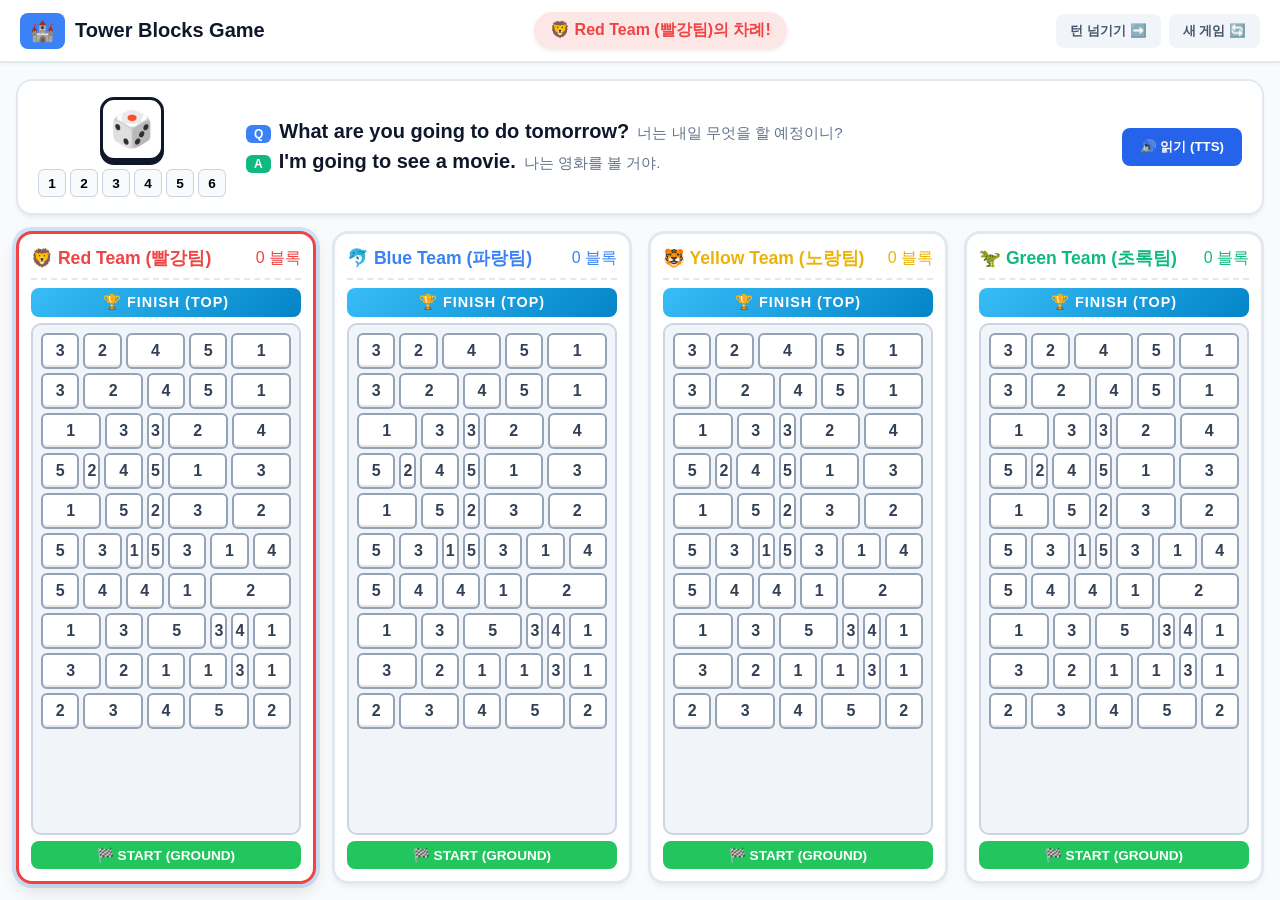
<file: public/tower_blocks_game.html>
<!DOCTYPE html>
<html lang="ko">
<head>
  <meta charset="UTF-8">
  <meta name="viewport" content="width=device-width, initial-scale=1.0">
  <title>Tower Blocks Game - 타워 블록 게임</title>
  <style>
    * { box-sizing: border-box; margin: 0; padding: 0; user-select: none; }
    body {
      font-family: -apple-system, BlinkMacSystemFont, 'Segoe UI', Roboto, Helvetica, Arial, sans-serif;
      background: #f8fafc;
      color: #1e293b;
      min-height: 100vh;
      display: flex;
      flex-direction: column;
    }
    header {
      background: white;
      border-bottom: 2px solid #e2e8f0;
      padding: 12px 20px;
      display: flex;
      align-items: center;
      justify-content: space-between;
      flex-wrap: wrap;
      gap: 12px;
      box-shadow: 0 1px 3px rgba(0,0,0,0.05);
    }
    .brand {
      display: flex;
      align-items: center;
      gap: 10px;
      font-size: 1.25rem;
      font-weight: 800;
      color: #0f172a;
    }
    .brand-icon {
      background: #3b82f6;
      color: white;
      padding: 6px 10px;
      border-radius: 8px;
    }
    .turn-badge {
      display: inline-flex;
      align-items: center;
      gap: 8px;
      padding: 8px 16px;
      border-radius: 9999px;
      font-weight: 700;
      font-size: 1rem;
      box-shadow: 0 2px 4px rgba(0,0,0,0.08);
      animation: pulse 2s infinite;
    }
    @keyframes pulse {
      0%, 100% { transform: scale(1); }
      50% { transform: scale(1.02); }
    }
    .header-btns {
      display: flex;
      gap: 8px;
    }
    button {
      cursor: pointer;
      font-family: inherit;
      font-weight: 600;
      border: none;
      border-radius: 8px;
      padding: 8px 14px;
      transition: all 0.15s ease;
    }
    button:active { transform: scale(0.96); }
    .btn-secondary {
      background: #f1f5f9;
      color: #475569;
    }
    .btn-secondary:hover { background: #e2e8f0; }
    .btn-primary {
      background: #2563eb;
      color: white;
    }
    .btn-primary:hover { background: #1d4ed8; }

    /* Main layout */
    main {
      flex: 1;
      padding: 16px;
      display: flex;
      flex-direction: column;
      gap: 16px;
      max-width: 1600px;
      margin: 0 auto;
      width: 100%;
    }

    /* Dice & Mission Card */
    .mission-bar {
      background: white;
      border-radius: 16px;
      padding: 16px 20px;
      box-shadow: 0 4px 6px -1px rgba(0,0,0,0.05), 0 2px 4px -2px rgba(0,0,0,0.05);
      border: 2px solid #e2e8f0;
      display: grid;
      grid-template-columns: auto 1fr auto;
      align-items: center;
      gap: 20px;
    }
    .dice-container {
      display: flex;
      flex-direction: column;
      align-items: center;
      gap: 8px;
    }
    .dice-box {
      width: 64px;
      height: 64px;
      background: #ffffff;
      border: 3px solid #0f172a;
      border-radius: 14px;
      display: flex;
      align-items: center;
      justify-content: center;
      font-size: 2.2rem;
      font-weight: 900;
      box-shadow: 0 4px 0 #0f172a;
      cursor: pointer;
      transition: transform 0.2s;
    }
    .dice-box:hover { transform: translateY(-2px); box-shadow: 0 6px 0 #0f172a; }
    .dice-selectors {
      display: flex;
      gap: 4px;
    }
    .dice-sel-btn {
      width: 28px;
      height: 28px;
      border-radius: 6px;
      border: 1px solid #cbd5e1;
      background: #f8fafc;
      font-size: 0.85rem;
      font-weight: 700;
      padding: 0;
      display: flex;
      align-items: center;
      justify-content: center;
    }
    .dice-sel-btn.active {
      background: #2563eb;
      color: white;
      border-color: #1d4ed8;
    }

    .mission-text {
      display: flex;
      flex-direction: column;
      gap: 6px;
    }
    .q-row {
      display: flex;
      align-items: baseline;
      gap: 8px;
    }
    .a-row {
      display: flex;
      align-items: baseline;
      gap: 8px;
    }
    .label-badge {
      font-size: 0.75rem;
      font-weight: 800;
      padding: 2px 8px;
      border-radius: 6px;
      color: white;
    }
    .bg-q { background: #3b82f6; }
    .bg-a { background: #10b981; }
    .en-sentence { font-size: 1.25rem; font-weight: 800; color: #0f172a; }
    .ko-sentence { font-size: 0.95rem; color: #64748b; font-weight: 500; }

    /* Boards Area */
    .boards-grid {
      display: grid;
      gap: 16px;
      flex: 1;
      grid-template-columns: repeat(auto-fit, minmax(280px, 1fr));
      align-items: stretch;
    }
    .team-tower-card {
      background: white;
      border: 3px solid #e2e8f0;
      border-radius: 16px;
      padding: 12px;
      display: flex;
      flex-direction: column;
      box-shadow: 0 4px 6px -1px rgba(0,0,0,0.05);
      position: relative;
      overflow: hidden;
    }
    .team-tower-card.active-turn {
      border-color: currentColor;
      box-shadow: 0 0 0 4px rgba(59, 130, 246, 0.2), 0 8px 16px rgba(0,0,0,0.1);
    }
    .tower-header {
      display: flex;
      justify-content: space-between;
      align-items: center;
      padding-bottom: 8px;
      margin-bottom: 8px;
      border-bottom: 2px dashed #e2e8f0;
    }
    .team-title {
      font-size: 1.1rem;
      font-weight: 800;
      display: flex;
      align-items: center;
      gap: 6px;
    }
    .tower-finish-line {
      background: linear-gradient(135deg, #38bdf8, #0284c7);
      color: white;
      text-align: center;
      padding: 6px;
      border-radius: 8px;
      font-weight: 800;
      font-size: 0.9rem;
      letter-spacing: 1px;
      margin-bottom: 6px;
      display: flex;
      align-items: center;
      justify-content: center;
      gap: 6px;
    }
    .tower-grid {
      display: flex;
      flex-direction: column;
      gap: 4px;
      flex: 1;
      background: #f1f5f9;
      padding: 8px;
      border-radius: 10px;
      border: 2px solid #cbd5e1;
    }
    .tower-row {
      display: grid;
      grid-template-columns: repeat(12, 1fr);
      gap: 4px;
      height: 36px;
    }
    .tower-block {
      border-radius: 6px;
      background: #ffffff;
      border: 2px solid #94a3b8;
      display: flex;
      align-items: center;
      justify-content: center;
      font-size: 1rem;
      font-weight: 800;
      color: #334155;
      cursor: pointer;
      position: relative;
      transition: all 0.15s ease;
      box-shadow: inset 0 -2px 0 rgba(0,0,0,0.1);
    }
    .tower-block:hover {
      transform: translateY(-1px);
    }
    .tower-block.placeable {
      border-color: #2563eb;
      background: #dbeafe;
      color: #1e40af;
      box-shadow: 0 0 0 2px #3b82f6, 0 2px 4px rgba(37,99,235,0.3);
      animation: bounceSmall 1.2s infinite;
    }
    @keyframes bounceSmall {
      0%, 100% { transform: translateY(0); }
      50% { transform: translateY(-3px); }
    }
    .tower-block.colored {
      color: white;
      font-weight: 900;
      border-color: rgba(0,0,0,0.2);
      box-shadow: inset 0 2px 0 rgba(255,255,255,0.4), inset 0 -3px 0 rgba(0,0,0,0.25);
    }
    .tower-start-line {
      background: #22c55e;
      color: white;
      text-align: center;
      padding: 6px;
      border-radius: 8px;
      font-weight: 800;
      font-size: 0.85rem;
      margin-top: 6px;
      display: flex;
      align-items: center;
      justify-content: center;
      gap: 6px;
    }

    /* Modal */
    .modal-overlay {
      position: fixed;
      inset: 0;
      background: rgba(0,0,0,0.5);
      backdrop-filter: blur(4px);
      display: flex;
      align-items: center;
      justify-content: center;
      padding: 16px;
      z-index: 100;
    }
    .modal-box {
      background: white;
      border-radius: 20px;
      max-width: 500px;
      width: 100%;
      padding: 24px;
      box-shadow: 0 20px 25px -5px rgba(0,0,0,0.2);
    }
    .hidden { display: none !important; }
  </style>
</head>
<body>
  <header>
    <div class="brand">
      <div class="brand-icon">🏰</div>
      <span>Tower Blocks Game</span>
    </div>
    <div id="turnBadge" class="turn-badge" style="background:#fee2e2; color:#b91c1c;">
      <span>🦁 Team 1의 차례!</span>
    </div>
    <div class="header-btns">
      <button class="btn-secondary" onclick="app.passTurn()">턴 넘기기 ➡️</button>
      <button class="btn-secondary" onclick="app.resetGame()">새 게임 🔄</button>
    </div>
  </header>

  <main>
    <div class="mission-bar">
      <div class="dice-container">
        <div id="diceDisplay" class="dice-box" onclick="app.rollDice()">🎲</div>
        <div class="dice-selectors">
          <button class="dice-sel-btn" onclick="app.selectDice(1)">1</button>
          <button class="dice-sel-btn" onclick="app.selectDice(2)">2</button>
          <button class="dice-sel-btn" onclick="app.selectDice(3)">3</button>
          <button class="dice-sel-btn" onclick="app.selectDice(4)">4</button>
          <button class="dice-sel-btn" onclick="app.selectDice(5)">5</button>
          <button class="dice-sel-btn" onclick="app.selectDice(6)">6</button>
        </div>
      </div>
      <div class="mission-text">
        <div class="q-row">
          <span class="label-badge bg-q">Q</span>
          <span id="missionQEn" class="en-sentence">Roll the dice to start!</span>
          <span id="missionQKo" class="ko-sentence">(주사위를 굴려주세요)</span>
        </div>
        <div class="a-row">
          <span class="label-badge bg-a">A</span>
          <span id="missionAEn" class="en-sentence">Say the English sentence!</span>
          <span id="missionAKo" class="ko-sentence">(문장을 큰 소리로 읽어보세요)</span>
        </div>
      </div>
      <div>
        <button class="btn-primary" style="padding: 10px 18px;" onclick="app.speakCurrent()">🔊 읽기 (TTS)</button>
      </div>
    </div>

    <div id="boardsContainer" class="boards-grid"></div>
  </main>

  <div id="winModal" class="modal-overlay hidden">
    <div class="modal-box" style="text-align: center;">
      <div style="font-size: 4rem; margin-bottom: 12px;">🏆</div>
      <h2 id="winTitle" style="font-size: 1.8rem; font-weight: 800; margin-bottom: 8px;">축하합니다!</h2>
      <p id="winDesc" style="color: #64748b; font-size: 1.1rem; margin-bottom: 24px;">타워의 꼭대기에 도달했습니다!</p>
      <button class="btn-primary" style="font-size: 1.1rem; padding: 12px 28px;" onclick="app.resetGame()">다시 플레이하기</button>
    </div>
  </div>

  <script>
    const BLOCKS = [{"id":"b_0_0","row":0,"col":0,"colSpan":2,"num":2},{"id":"b_0_1","row":0,"col":2,"colSpan":3,"num":3},{"id":"b_0_2","row":0,"col":5,"colSpan":2,"num":4},{"id":"b_0_3","row":0,"col":7,"colSpan":3,"num":5},{"id":"b_0_4","row":0,"col":10,"colSpan":2,"num":2},{"id":"b_1_0","row":1,"col":0,"colSpan":3,"num":3},{"id":"b_1_1","row":1,"col":3,"colSpan":2,"num":2},{"id":"b_1_2","row":1,"col":5,"colSpan":2,"num":1},{"id":"b_1_3","row":1,"col":7,"colSpan":2,"num":1},{"id":"b_1_4","row":1,"col":9,"colSpan":1,"num":3},{"id":"b_1_5","row":1,"col":10,"colSpan":2,"num":1},{"id":"b_2_0","row":2,"col":0,"colSpan":3,"num":1},{"id":"b_2_1","row":2,"col":3,"colSpan":2,"num":3},{"id":"b_2_2","row":2,"col":5,"colSpan":3,"num":5},{"id":"b_2_3","row":2,"col":8,"colSpan":1,"num":3},{"id":"b_2_4","row":2,"col":9,"colSpan":1,"num":4},{"id":"b_2_5","row":2,"col":10,"colSpan":2,"num":1},{"id":"b_3_0","row":3,"col":0,"colSpan":2,"num":5},{"id":"b_3_1","row":3,"col":2,"colSpan":2,"num":4},{"id":"b_3_2","row":3,"col":4,"colSpan":2,"num":4},{"id":"b_3_3","row":3,"col":6,"colSpan":2,"num":1},{"id":"b_3_4","row":3,"col":8,"colSpan":4,"num":2},{"id":"b_4_0","row":4,"col":0,"colSpan":2,"num":5},{"id":"b_4_1","row":4,"col":2,"colSpan":2,"num":3},{"id":"b_4_2","row":4,"col":4,"colSpan":1,"num":1},{"id":"b_4_3","row":4,"col":5,"colSpan":1,"num":5},{"id":"b_4_4","row":4,"col":6,"colSpan":2,"num":3},{"id":"b_4_5","row":4,"col":8,"colSpan":2,"num":1},{"id":"b_4_6","row":4,"col":10,"colSpan":2,"num":4},{"id":"b_5_0","row":5,"col":0,"colSpan":3,"num":1},{"id":"b_5_1","row":5,"col":3,"colSpan":2,"num":5},{"id":"b_5_2","row":5,"col":5,"colSpan":1,"num":2},{"id":"b_5_3","row":5,"col":6,"colSpan":3,"num":3},{"id":"b_5_4","row":5,"col":9,"colSpan":3,"num":2},{"id":"b_6_0","row":6,"col":0,"colSpan":2,"num":5},{"id":"b_6_1","row":6,"col":2,"colSpan":1,"num":2},{"id":"b_6_2","row":6,"col":3,"colSpan":2,"num":4},{"id":"b_6_3","row":6,"col":5,"colSpan":1,"num":5},{"id":"b_6_4","row":6,"col":6,"colSpan":3,"num":1},{"id":"b_6_5","row":6,"col":9,"colSpan":3,"num":3},{"id":"b_7_0","row":7,"col":0,"colSpan":3,"num":1},{"id":"b_7_1","row":7,"col":3,"colSpan":2,"num":3},{"id":"b_7_2","row":7,"col":5,"colSpan":1,"num":3},{"id":"b_7_3","row":7,"col":6,"colSpan":3,"num":2},{"id":"b_7_4","row":7,"col":9,"colSpan":3,"num":4},{"id":"b_8_0","row":8,"col":0,"colSpan":2,"num":3},{"id":"b_8_1","row":8,"col":2,"colSpan":3,"num":2},{"id":"b_8_2","row":8,"col":5,"colSpan":2,"num":4},{"id":"b_8_3","row":8,"col":7,"colSpan":2,"num":5},{"id":"b_8_4","row":8,"col":9,"colSpan":3,"num":1},{"id":"b_9_0","row":9,"col":0,"colSpan":2,"num":3},{"id":"b_9_1","row":9,"col":2,"colSpan":2,"num":2},{"id":"b_9_2","row":9,"col":4,"colSpan":3,"num":4},{"id":"b_9_3","row":9,"col":7,"colSpan":2,"num":5},{"id":"b_9_4","row":9,"col":9,"colSpan":3,"num":1}];
    const SENTENCES = [{"dice":1,"questionEn":"What are you going to do tomorrow?","answerEn":"I'm going to see a movie.","questionKo":"너는 내일 무엇을 할 예정이니?","answerKo":"나는 영화를 볼 거야."},{"dice":2,"questionEn":"What are you going to do this weekend?","answerEn":"I'm going to go to the library.","questionKo":"너는 이번 주말에 무엇을 할 예정이니?","answerKo":"나는 도서관에 갈 거야."},{"dice":3,"questionEn":"What are you going to do this Wednesday?","answerEn":"I'm going to walk the dog.","questionKo":"너는 이번 수요일에 무엇을 할 예정이니?","answerKo":"나는 개를 산책시킬 거야."},{"dice":4,"questionEn":"What are you going to do this afternoon?","answerEn":"I'm going to do my science project.","questionKo":"너는 오늘 오후에 무엇을 할 예정이니?","answerKo":"나는 과학 과제(프로젝트)를 할 거야."},{"dice":5,"questionEn":"What are you going to do this Thursday?","answerEn":"I'm going to watch a baseball game.","questionKo":"너는 이번 목요일에 무엇을 할 예정이니?","answerKo":"나는 야구 경기를 볼 예정이야."},{"dice":6,"questionEn":"What are you going to do tomorrow?","answerEn":"I'm going to stay home. (★ Lucky 6!)","questionKo":"너는 내일 뭐 할 거야?","answerKo":"나는 집에 있을 거야. (★ 원하는 블록 자유 선택!)"}];
    const TEAM_PRESETS = [
      { name: 'Red Team (빨강팀)', color: '#EF4444', emoji: '🦁' },
      { name: 'Blue Team (파랑팀)', color: '#3B82F6', emoji: '🐬' },
      { name: 'Yellow Team (노랑팀)', color: '#EAB308', emoji: '🐯' },
      { name: 'Green Team (초록팀)', color: '#10B981', emoji: '🦖' }
    ];

    class GameApp {
      constructor() {
        this.teams = TEAM_PRESETS.map((p, idx) => ({
          id: idx,
          name: p.name,
          color: p.color,
          emoji: p.emoji,
          coloredBlocks: []
        }));
        this.currentTeamIndex = 0;
        this.currentDice = 1;
        this.init();
      }

      init() {
        this.renderMission();
        this.renderBoards();
        this.updateTurnBadge();
      }

      updateTurnBadge() {
        const team = this.teams[this.currentTeamIndex];
        const badge = document.getElementById('turnBadge');
        badge.style.background = team.color + '22';
        badge.style.color = team.color;
        badge.innerHTML = '<span>' + team.emoji + ' ' + team.name + '의 차례!</span>';
      }

      rollDice() {
        const diceBox = document.getElementById('diceDisplay');
        diceBox.style.transform = 'rotate(360deg)';
        setTimeout(() => {
          diceBox.style.transform = 'none';
          const roll = Math.floor(Math.random() * 6) + 1;
          this.selectDice(roll);
        }, 200);
      }

      selectDice(num) {
        this.currentDice = num;
        document.getElementById('diceDisplay').innerText = num;
        document.querySelectorAll('.dice-sel-btn').forEach(btn => {
          btn.classList.toggle('active', parseInt(btn.innerText) === num);
        });
        this.renderMission();
        this.renderBoards();
      }

      renderMission() {
        const sentence = SENTENCES.find(s => s.dice === this.currentDice) || SENTENCES[0];
        document.getElementById('missionQEn').innerText = sentence.questionEn;
        document.getElementById('missionQKo').innerText = sentence.questionKo;
        document.getElementById('missionAEn').innerText = sentence.answerEn;
        document.getElementById('missionAKo').innerText = sentence.answerKo;
      }

      speakCurrent() {
        if (!('speechSynthesis' in window)) return;
        const sentence = SENTENCES.find(s => s.dice === this.currentDice) || SENTENCES[0];
        const u = new SpeechSynthesisUtterance(sentence.questionEn + ' ' + sentence.answerEn);
        u.lang = 'en-US';
        u.rate = 0.88;
        window.speechSynthesis.speak(u);
      }

      isSupported(block, coloredIds) {
        if (block.row === 0) return true;
        const belowBlocks = BLOCKS.filter(b => b.row === block.row - 1);
        return belowBlocks.some(lower => {
          if (!coloredIds.includes(lower.id)) return false;
          return Math.max(block.col, lower.col) < Math.min(block.col + block.colSpan, lower.col + lower.colSpan);
        });
      }

      handleBlockClick(teamIdx, block) {
        if (teamIdx !== this.currentTeamIndex) {
          alert('현재 턴인 팀(' + this.teams[this.currentTeamIndex].name + ')의 타워를 클릭해주세요!');
          return;
        }
        const team = this.teams[teamIdx];
        if (team.coloredBlocks.includes(block.id)) return;

        if (!this.isSupported(block, team.coloredBlocks)) {
          alert('아래층 지지대를 먼저 쌓아야 합니다! 공중에 띄울 수 없습니다.');
          return;
        }

        if (this.currentDice !== 6 && block.num !== this.currentDice) {
          alert('주사위 눈금 (' + this.currentDice + '번)과 일치하는 블록을 선택해 주세요!');
          return;
        }

        team.coloredBlocks.push(block.id);
        this.renderBoards();

        // Check victory
        if (block.row === 9) {
          document.getElementById('winTitle').innerText = '🏆 ' + team.name + ' 승리!';
          document.getElementById('winDesc').innerText = '가장 먼저 타워 꼭대기에 도달했습니다!';
          document.getElementById('winModal').classList.remove('hidden');
          return;
        }

        // Pass to next team
        this.passTurn();
      }

      passTurn() {
        this.currentTeamIndex = (this.currentTeamIndex + 1) % this.teams.length;
        this.updateTurnBadge();
        this.renderBoards();
      }

      resetGame() {
        this.teams.forEach(t => t.coloredBlocks = []);
        this.currentTeamIndex = 0;
        this.currentDice = 1;
        document.getElementById('winModal').classList.add('hidden');
        this.init();
      }

      renderBoards() {
        const container = document.getElementById('boardsContainer');
        container.innerHTML = '';

        this.teams.forEach((team, tIdx) => {
          const isActive = tIdx === this.currentTeamIndex;
          const card = document.createElement('div');
          card.className = 'team-tower-card' + (isActive ? ' active-turn' : '');
          card.style.color = team.color;

          // Header
          const header = document.createElement('div');
          header.className = 'tower-header';
          header.innerHTML = '<span class="team-title">' + team.emoji + ' ' + team.name + '</span><span>' + team.coloredBlocks.length + ' 블록</span>';
          card.appendChild(header);

          // Finish Line
          const finish = document.createElement('div');
          finish.className = 'tower-finish-line';
          finish.innerHTML = '🏆 FINISH (TOP)';
          card.appendChild(finish);

          // Grid (Rows from 9 down to 0)
          const grid = document.createElement('div');
          grid.className = 'tower-grid';

          for (let r = 9; r >= 0; r--) {
            const rowDiv = document.createElement('div');
            rowDiv.className = 'tower-row';

            const rowBlocks = BLOCKS.filter(b => b.row === r);
            rowBlocks.forEach(b => {
              const bDiv = document.createElement('div');
              bDiv.className = 'tower-block';
              bDiv.style.gridColumn = (b.col + 1) + ' / span ' + b.colSpan;
              bDiv.innerText = b.num;

              const isColored = team.coloredBlocks.includes(b.id);
              const supported = this.isSupported(b, team.coloredBlocks);
              const placeable = isActive && !isColored && supported && (this.currentDice === 6 || b.num === this.currentDice);

              if (isColored) {
                bDiv.classList.add('colored');
                bDiv.style.background = team.color;
              } else if (placeable) {
                bDiv.classList.add('placeable');
              }

              bDiv.onclick = () => this.handleBlockClick(tIdx, b);
              rowDiv.appendChild(bDiv);
            });

            grid.appendChild(rowDiv);
          }
          card.appendChild(grid);

          // Start Line
          const start = document.createElement('div');
          start.className = 'tower-start-line';
          start.innerHTML = '🏁 START (GROUND)';
          card.appendChild(start);

          container.appendChild(card);
        });
      }
    }

    const app = new GameApp();
  </script>
</body>
</html>
</file>
